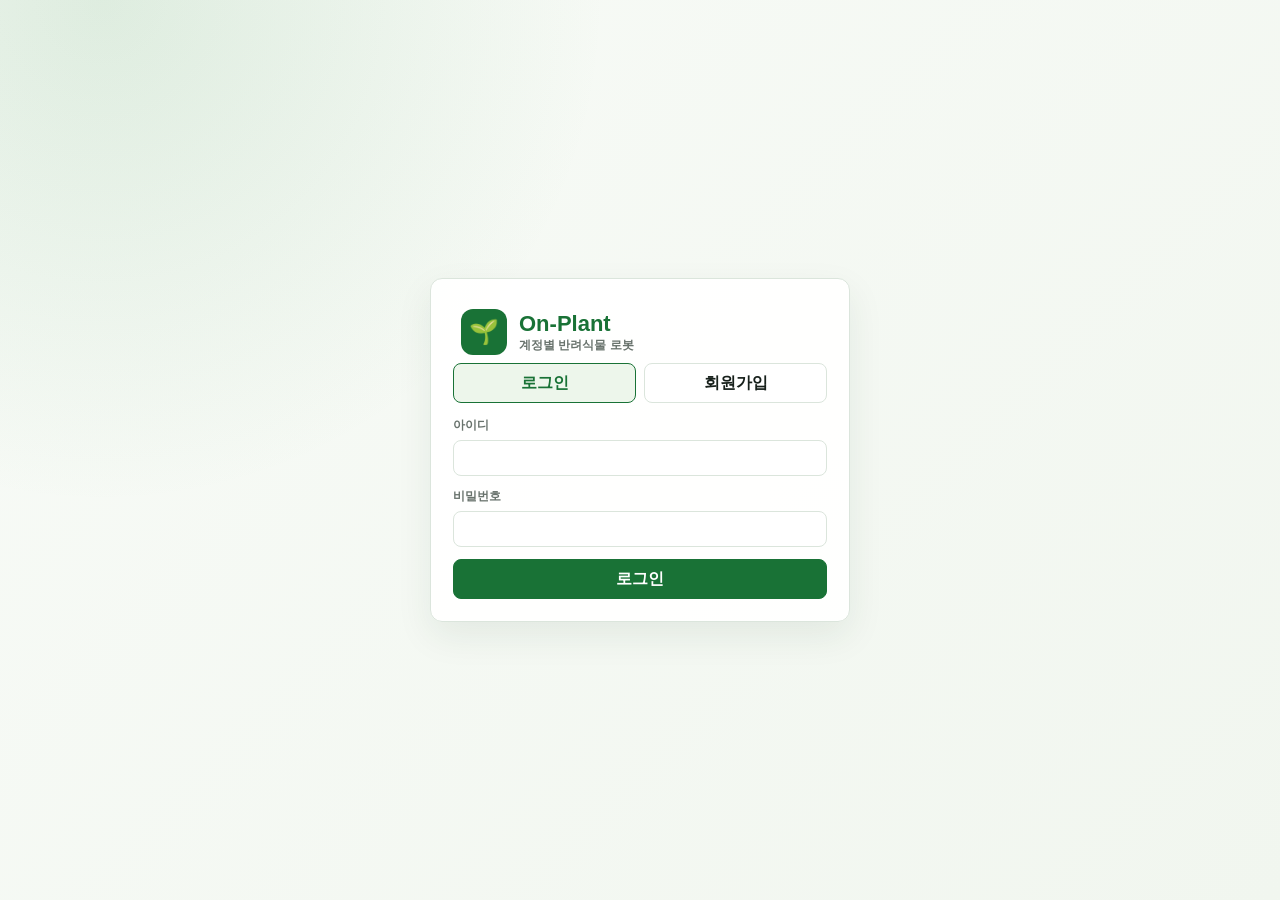
<file: static/index.html>
<!doctype html>
<html lang="ko">
<head>
  <meta charset="utf-8">
  <meta name="viewport" content="width=device-width, initial-scale=1">
  <title>On-Plant</title>
  <link rel="stylesheet" href="/static/styles.css?v=web21">
</head>
<body>
  <section class="login-screen" id="loginScreen">
    <div class="login-card">
      <div class="brand login-brand"><div class="brand-mark">🌱</div><div><div class="brand-title">On-Plant</div><div class="brand-sub">계정별 반려식물 로봇</div></div></div>
      <div class="login-tabs"><button class="login-tab active" id="loginTab">로그인</button><button class="login-tab" id="registerTab">회원가입</button></div>
      <div class="login-form">
        <label>아이디<input id="loginUsername" autocomplete="username"></label>
        <label>비밀번호<input id="loginPassword" type="password" autocomplete="current-password"></label>
        <label class="register-only hidden">표시 이름<input id="displayName" value="사용자"></label>
        <label class="register-only hidden">식물 이름<input id="registerPlantName" value="하월시아"></label>
        <button class="primary" id="loginSubmit">로그인</button>
      </div>
    </div>
  </section>

  <div class="app hidden" id="appRoot">
    <aside class="sidebar">
      <div class="brand"><div class="brand-mark">🌱</div><div><div class="brand-title">On-Plant</div><div class="brand-sub">Robot Plant Care</div></div></div>
      <nav class="nav" id="mainNav">
        <button class="nav-item active" data-view="dashboard"><span class="nav-icon">🏠</span><span class="nav-label">대시보드</span></button>
        <button class="nav-item" data-view="live"><span class="nav-icon">📡</span><span class="nav-label">실시간 화면</span></button>
        <button class="nav-item" data-view="history"><span class="nav-icon">📈</span><span class="nav-label">센서 기록</span></button>
        <button class="nav-item" data-view="move"><span class="nav-icon">🧭</span><span class="nav-label">실행 로그</span></button>
        <button class="nav-item" data-view="control"><span class="nav-icon">🎛</span><span class="nav-label">제어/설정</span></button>
        <button class="nav-item" data-view="board"><span class="nav-icon">💬</span><span class="nav-label">관리 게시판</span></button>
        <button class="nav-item admin-only hidden" data-view="kiosk"><span class="nav-icon">🖥</span><span class="nav-label">키오스크</span></button>
        <button class="nav-item admin-only hidden" data-href="/film-capture"><span class="nav-icon">▣</span><span class="nav-label">촬영용 화면</span></button>
        <button class="nav-item admin-only hidden" data-view="admin"><span class="nav-icon">🔗</span><span class="nav-label">계정/로봇</span></button>
      </nav>
      <div class="sidebar-foot"><div class="tiny-label">로그인 계정</div><strong id="currentUser">--</strong><button id="logoutButton" style="width:100%; margin-top:10px;">로그아웃</button></div>
    </aside>

    <main class="main">
      <header class="topbar"><div><h1 id="pageTitle">메인 대시보드</h1><p id="pageSub">하월시아 기준으로 식물 상태를 확인합니다.</p></div></header>

      <section class="view active" id="view-dashboard">
        <div class="plant-header"><div class="plant-avatar" id="plantAvatar"></div><div><div class="plant-title-line"><div class="plant-name" id="plantName">하월시아</div><button class="icon-edit" id="editPlantName" title="식물 이름과 사진 수정">✎</button></div><div class="robot-meta"><span class="muted" id="robotName">Raspbot A</span><span class="connection-pill offline" id="connectionPill">오프라인</span></div></div><div class="status-pill" id="statusPill">대기</div></div>
        <div class="dashboard-grid">
          <article class="panel summary-card"><h2>식물 상태 요약</h2><div class="status-line"><span class="face" id="statusEmoji">⏳</span><span>현재 상태 : <strong id="statusLevel">대기</strong></span></div><p id="statusMessage">아직 수신된 센서 데이터가 없습니다.</p></article>
          <article class="panel metric"><div class="metric-icon danger">🌡</div><div class="metric-title">온도</div><div class="metric-value"><span id="temperature">--</span>°C</div></article>
          <article class="panel metric"><div class="metric-icon water">💧</div><div class="metric-title">습도</div><div class="metric-value"><span id="humidity">--</span>%</div></article>
          <article class="panel recommend-card"><h2>관리 추천 메시지</h2><div class="recommend"><div class="bot-icon">🤖</div><div id="recommendation">라즈봇 센서 데이터가 들어오면 추천 메시지를 표시합니다.</div></div></article>
          <article class="panel metric"><div class="metric-icon sun">☀</div><div class="metric-title">조도</div><div class="metric-value"><span id="lux">--</span> lx</div></article>
          <article class="panel metric"><div class="metric-icon soil">🌱</div><div class="metric-title">토양수분</div><div class="metric-value"><span id="soil">--</span>%</div></article>
        </div>
        <div class="quick-grid single"><article class="panel plant-profile"><h2>식물 기준</h2><div class="info-list"><div><span>식물 종류</span><strong id="plantSpecies">하월시아</strong></div><div><span>일상 조도</span><strong id="dailyLuxRange">300~800 lux</strong></div><div><span>최적 탐색 조도</span><strong id="luxTarget">800~900 lux</strong></div><div><span>권장 온도</span><strong id="tempRange">18~28°C</strong></div><div><span>권장 습도</span><strong id="humidityRange">35~60%</strong></div><div><span>토양수분</span><strong id="soilRange">20~45%</strong></div></div><p class="profile-note hidden" id="plantNote"></p></article></div>
      </section>

      <section class="view" id="view-live">
        <div class="panel camera-panel"><div class="section-head"><h2>카메라 화면</h2><span class="pill" id="cameraState">카메라 대기</span></div><div class="video-box" id="videoBox"><img id="cameraImage" alt="로봇 USB 카메라 화면" class="camera-image hidden"><div id="cameraPlaceholder"><div class="video-icon">📷</div><div id="cameraText">카메라 스트리밍은 로봇 카메라 연결 후 표시됩니다.</div></div></div></div>
        <div class="panel lidar-panel"><div class="section-head"><h2>LiDAR 실시간 맵</h2><div class="lidar-meta"><span id="lidarState">대기</span><span id="lidarUpdated">--</span></div></div><div class="live-phase-card" id="lidarPhaseCard"><div><span class="tiny-label">현재 단계</span><strong id="phaseLabel">대기</strong></div><div><span class="tiny-label">탐색 최고점</span><strong id="phaseBest">--</strong></div><div><span class="tiny-label">현재 오차</span><strong id="phaseLux">--</strong></div><div><span class="tiny-label">복귀 진행</span><strong id="phaseReturn">--</strong></div><div><span class="tiny-label">2차 탐색</span><strong id="phaseSeek">--</strong></div></div><canvas id="lidarCanvas" width="900" height="520"></canvas><div class="lidar-legend"><span><i class="dot robot"></i>로봇</span><span><i class="dot point"></i>감지점</span><span><i class="dot danger"></i>전방 위험</span></div></div>
      </section>

      <section class="view" id="view-history"><div class="panel"><div class="section-head"><div><h2>센서 기록</h2><p class="muted section-note">센서값은 실시간으로 수신하고, 기록은 10분 간격과 주요 상태 변화 시 저장합니다.</p></div><button id="clearHistory">기록 삭제</button></div><canvas id="historyChart" width="1100" height="260"></canvas><div class="table-wrap"><table><thead><tr><th>기록 순번</th><th>시간</th><th>조도</th><th>온도</th><th>습도</th><th>토양수분</th></tr></thead><tbody id="historyRows"></tbody></table></div></div></section>

      <section class="view" id="view-move"><div class="panel"><div class="section-head"><h2>실행 로그</h2><span class="muted">입력 명령과 FSM 상태 변화를 시간순으로 확인합니다.</span></div><div id="moveRows" class="log-list move-list"></div></div></section>

      <section class="view" id="view-control"><div class="control-grid single-column">
        <article class="panel"><h2>사용자 설정</h2><p class="muted section-note">일상적으로 사용하는 출력과 지역 설정입니다.</p><div class="form-grid"><label>스피커 음량<input id="speakerVolume" type="range" min="0" max="100"><output id="speakerVolumeValue">60%</output></label><label>화면 밝기<input id="displayBrightness" type="range" min="0" max="100"><output id="displayBrightnessValue">80%</output></label><label>기본 지역<input id="defaultRegion" maxlength="80" value="진주"></label></div><button class="primary" id="saveConfig">설정 저장</button></article>
      </div></section>

      <section class="view" id="view-board"><div class="board-layout">
        <article class="panel board-menu"><h2>목차</h2><button class="category active" data-category="전체">전체</button><button class="category" data-category="공지">공지</button><button class="category" data-category="자유게시판">자유게시판</button></article>
        <article class="panel board-list" id="boardList"><div class="section-head"><h2>게시글</h2><button class="primary" id="newPostButton">글쓰기</button></div><div id="posts" class="posts title-only"></div></article>
        <article class="panel post-detail hidden" id="postDetail"><div class="section-head"><h2 id="postDetailTitle">게시글</h2><button id="postDetailClose">목록</button></div><div class="post-detail-meta" id="postDetailMeta"></div><div class="post-detail-body" id="postDetailBody"></div><div class="editor-actions"><button id="postEditButton">수정</button><button id="postDeleteButton">삭제</button></div></article>
        <article class="panel post-editor hidden" id="postEditor"><h2 id="postEditorTitle">글쓰기</h2><div class="post-form"><input id="editingPostId" type="hidden"><label>분류<select id="postCategory"><option selected>공지</option><option>자유게시판</option></select></label><label>제목<input id="postTitle" placeholder="제목"></label><label>내용<textarea id="postBody" placeholder="관리 방법, 점검 기록, 문제 해결 내용을 적어두세요."></textarea></label><div class="editor-actions"><button class="primary" id="postSubmit">저장</button><button id="postCancel">취소</button></div></div></article>
      </div></section>

      <section class="view" id="view-admin">
        <div class="admin-grid">
          <article class="panel">
            <h2>계정 목록</h2>
            <div id="adminUsers" class="log-list"></div>
          </article>
          <article class="panel">
            <h2>로봇 연동</h2>
            <div class="form-grid single">
              <label>사용자 아이디<input id="linkUsername" placeholder="demo"></label>
              <label>로봇 고유코드<input id="linkCode" placeholder="OP-0000-0000"></label>
              <label>또는 로봇 ID<input id="linkRobotId" placeholder="raspbot-a"></label>
            </div>
            <div class="admin-actions">
              <button class="primary" id="linkRobotButton">연동 변경</button>
              <button id="openKioskMode">키오스크 모드 열기</button>
            </div>
            <p class="profile-note">라즈봇이 부팅 시 고유코드를 보내면 관리자가 해당 코드를 계정에 연결하는 흐름입니다.</p>
          </article>
          <article class="panel admin-wide">
            <h2>탐색 설정</h2>
            <p class="muted section-note">주행과 생육 기준에 직접 영향을 주는 관리자 전용 설정입니다.</p>
            <div class="form-grid">
              <label>탐색 시간(초)<input id="adminExploreSeconds" type="number" min="5" max="600"></label>
              <label>일상 조도 최소<input id="adminDailyLuxMin" type="number" min="0" max="20000"></label>
              <label>일상 조도 최대<input id="adminDailyLuxMax" type="number" min="0" max="20000"></label>
              <label>최적 탐색 조도 최소<input id="adminSearchLuxMin" type="number" min="0" max="20000"></label>
              <label>최적 탐색 조도 최대<input id="adminSearchLuxMax" type="number" min="0" max="20000"></label>
              <label>조도 과다 기준<input id="adminExcessLux" type="number" min="0" max="20000"></label>
            </div>
            <button class="primary" id="saveAdminConfig">탐색 설정 저장</button>
          </article>
          <article class="panel admin-wide">
            <h2>로봇 명령</h2>
            <div class="drive-command-row">
              <button class="primary" id="startLightSearch">최적 조도 탐색 시작</button>
              <button id="showStatus">상태 확인</button>
              <button id="checkJinjuWeather">진주 날씨 확인</button>
              <button id="calibrate285">0 → 285 cm</button>
              <button id="calibrate325">0 → 325 cm</button>
              <button class="danger-button" id="stopRobot">정지</button>
            </div>
            <div class="chat-command"><label>텍스트 명령/대화<input id="chatCommandInput" placeholder="예: 오늘 상태 어때?"></label><button class="primary" id="sendChatCommand">전송</button></div>
            <div class="chat-reply hidden" id="chatReply"></div>
            <h2 class="sub-panel-title">명령 로그</h2><div id="commandRows" class="log-list"></div>
          </article>
        </div>
      </section>

      <section class="view" id="view-kiosk">
        <div class="kiosk-shell">
          <article class="panel kiosk-status-panel">
            <div class="section-head"><h2>실행 상태</h2><div class="kiosk-head-actions"><span class="pill" id="kioskUpdated">대기</span><button id="clearKioskLog">로그 초기화</button><button id="enterFullscreen">전체화면</button></div></div>
            <pre id="kioskStatusRows" class="kiosk-status">현재 상태: IDLE
최근 입력: 대기 중
현재 동작: STOP
현재 조도: --
목표 조도: --
최고 조도: --
현재 좌표: --
목표 좌표: --
실행 상태: 대기
남은 시간: --
장애물 상태: clear</pre>
          </article>
          <article class="panel kiosk-log-panel">
            <div class="section-head"><h2>실행 로그</h2><span class="muted">명령과 FSM 상태 변화</span></div>
            <pre id="kioskLogRows" class="kiosk-terminal">입력 대기 상태입니다.</pre>
          </article>
          <article class="panel kiosk-map-panel">
            <div class="section-head"><h2>LiDAR 실시간 맵</h2><span class="muted" id="kioskObstacle">장애물 대기</span></div>
            <canvas id="kioskLidarCanvas" width="720" height="760"></canvas>
            <div class="lidar-legend"><span><i class="dot robot"></i>로봇</span><span><i class="dot point"></i>감지점</span><span><i class="dot danger"></i>전방 위험</span></div>
          </article>
        </div>
      </section>
    </main>
  </div>

  <div class="modal-backdrop hidden" id="profileModal"><div class="modal"><div class="section-head"><h2>프로필 편집</h2><button id="profileCancel">닫기</button></div><div class="profile-edit"><div class="profile-preview" id="profilePreview"></div><div class="profile-fields"><label>식물 이름<input id="profilePlantName" maxlength="64"></label><label>프로필 사진<input id="profileImage" type="file" accept="image/*"></label><div class="editor-actions"><button class="primary" id="profileSave">저장</button><button id="profileImageClear">사진 제거</button></div></div></div></div></div>
  <div class="toast" id="toast">저장되었습니다.</div>
  <script src="/static/app.js?v=web21"></script>
</body>
</html>
</file>
<file: static/styles.css>
:root {
  color-scheme: light;
  --bg: #f5f8f3;
  --panel: #ffffff;
  --soft: #edf6eb;
  --ink: #17201b;
  --muted: #69736d;
  --line: #dbe5dc;
  --green: #197236;
  --green-2: #2f8c4a;
  --yellow: #f2a400;
  --blue: #2d9cdb;
  --soil: #8a572d;
  --danger: #bd4747;
  --shadow: 0 14px 36px rgba(28, 62, 38, 0.08);
}

* {
  box-sizing: border-box;
}

body {
  margin: 0;
  background:
    radial-gradient(circle at 8% 0%, rgba(67, 151, 82, 0.14), transparent 34%),
    linear-gradient(135deg, #f8fbf7, #f1f6ef);
  color: var(--ink);
  font-family: Arial, Helvetica, sans-serif;
}

.hidden {
  display: none !important;
}

button,
input,
textarea,
select {
  font: inherit;
}

button {
  min-height: 40px;
  border: 1px solid var(--line);
  border-radius: 8px;
  background: #fff;
  color: var(--ink);
  padding: 0 14px;
  font-weight: 800;
  cursor: pointer;
}

button.primary {
  border-color: var(--green);
  background: var(--green);
  color: #fff;
}

input,
textarea,
select {
  width: 100%;
  border: 1px solid var(--line);
  border-radius: 8px;
  background: #fff;
  color: var(--ink);
  padding: 10px 12px;
  outline-color: var(--green);
}

input[type="range"] {
  padding: 0;
}

textarea {
  min-height: 122px;
  resize: vertical;
}

h1,
h2,
p {
  margin-top: 0;
}

.login-screen {
  min-height: 100vh;
  display: grid;
  place-items: center;
  padding: 24px;
}

.login-card {
  width: min(420px, 100%);
  border: 1px solid var(--line);
  border-radius: 12px;
  background: rgba(255, 255, 255, 0.96);
  box-shadow: var(--shadow);
  padding: 22px;
}

.login-brand {
  padding: 0 0 18px;
}

.login-tabs {
  display: grid;
  grid-template-columns: 1fr 1fr;
  gap: 8px;
  margin-bottom: 14px;
}

.login-tab.active {
  border-color: var(--green);
  background: var(--soft);
  color: var(--green);
}

.login-form {
  display: grid;
  gap: 12px;
}

.login-help {
  margin: 14px 0 0;
  color: var(--muted);
  font-size: 13px;
  font-weight: 800;
}

.app {
  min-height: 100vh;
  display: grid;
  grid-template-columns: 244px minmax(0, 1fr);
}

.sidebar {
  position: sticky;
  top: 0;
  height: 100vh;
  padding: 18px 14px;
  border-right: 1px solid var(--line);
  background: rgba(255, 255, 255, 0.92);
  display: flex;
  flex-direction: column;
  gap: 18px;
}

.brand {
  display: flex;
  align-items: center;
  gap: 12px;
  padding: 8px;
}

.brand-mark {
  width: 46px;
  height: 46px;
  border-radius: 12px;
  background: var(--green);
  color: #fff;
  display: grid;
  place-items: center;
  font-size: 24px;
}

.brand-title {
  color: var(--green);
  font-size: 22px;
  font-weight: 900;
}

.brand-sub {
  color: var(--muted);
  font-size: 12px;
  font-weight: 800;
}

.nav {
  display: grid;
  gap: 8px;
}

.nav-item {
  width: 100%;
  display: grid;
  grid-template-columns: 34px minmax(0, 1fr);
  align-items: center;
  justify-content: flex-start;
  text-align: left;
  background: transparent;
}

.nav-icon {
  width: 24px;
  display: inline-grid;
  place-items: center;
  line-height: 1;
  text-align: center;
}

.nav-label {
  min-width: 0;
}

.nav-item.active {
  border-color: #bcd7c0;
  background: var(--soft);
  color: var(--green);
}

.sidebar-foot {
  margin-top: auto;
  padding: 12px;
  border: 1px solid var(--line);
  border-radius: 10px;
  background: #fbfdfb;
}

.tiny-label {
  color: var(--muted);
  font-size: 12px;
  font-weight: 900;
  margin-bottom: 8px;
}

.main {
  width: min(1180px, calc(100% - 28px));
  margin: 0 auto;
  padding: 18px 0 36px;
}

.topbar {
  min-height: 92px;
  display: flex;
  justify-content: space-between;
  align-items: center;
  gap: 16px;
}

.topbar h1 {
  margin-bottom: 8px;
  font-size: 29px;
  letter-spacing: 0;
}

.topbar p {
  margin-bottom: 0;
  color: var(--muted);
  font-weight: 700;
}

.top-actions {
  display: flex;
  gap: 8px;
  flex-wrap: wrap;
  justify-content: flex-end;
}

.view {
  display: none;
}

.view.active {
  display: block;
}

.panel,
.plant-header {
  border: 1px solid var(--line);
  border-radius: 10px;
  background: rgba(255, 255, 255, 0.96);
  box-shadow: var(--shadow);
}

.panel {
  padding: 18px;
}

.panel h2 {
  color: var(--green);
  margin-bottom: 16px;
  font-size: 20px;
  letter-spacing: 0;
}

.plant-header {
  min-height: 86px;
  display: flex;
  align-items: center;
  gap: 14px;
  padding: 16px 18px;
  background: linear-gradient(90deg, #edf7eb, #fbfdfb);
}

.plant-avatar {
  width: 54px;
  height: 54px;
  border-radius: 50%;
  border: 1px solid #c5d7c7;
  background:
    radial-gradient(circle at 34px 16px, #77c969 0 8px, transparent 9px),
    radial-gradient(circle at 18px 31px, #3e914b 0 11px, transparent 12px),
    radial-gradient(circle at 30px 36px, #245e31 0 12px, transparent 13px),
    #d8e6d5;
  background-size: cover;
  background-position: center;
}

.plant-avatar.has-image {
  background-color: #fff;
  background-repeat: no-repeat;
}

.plant-name {
  color: var(--green);
  font-size: 24px;
  font-weight: 900;
}

.plant-title-line {
  display: flex;
  align-items: center;
  gap: 8px;
}

.icon-edit {
  width: 34px;
  min-height: 34px;
  padding: 0;
  border-radius: 50%;
  color: var(--green);
  background: #f7fbf6;
}

.muted {
  color: var(--muted);
  font-weight: 700;
}

.status-pill {
  margin-left: auto;
  min-width: 78px;
  min-height: 34px;
  display: grid;
  place-items: center;
  border-radius: 999px;
  background: #eef2ee;
  color: var(--muted);
  font-weight: 900;
}

.status-pill.good {
  background: #e5f6e8;
  color: var(--green);
}

.status-pill.warn {
  background: #fff5d8;
  color: #8a6400;
}

.dashboard-grid {
  display: grid;
  grid-template-columns: 1.12fr 0.84fr 0.84fr;
  gap: 14px;
  margin-top: 14px;
}

.summary-card,
.recommend-card {
  min-height: 162px;
}

.status-line {
  display: flex;
  align-items: center;
  gap: 14px;
  font-size: 18px;
}

.face {
  width: 46px;
  height: 46px;
  display: grid;
  place-items: center;
  border-radius: 50%;
  background: #89d918;
  font-size: 25px;
}

.summary-card p {
  margin: 16px 0 0 60px;
  line-height: 1.7;
  font-weight: 700;
}

.recommend {
  display: grid;
  grid-template-columns: 54px 1fr;
  align-items: center;
  gap: 14px;
  line-height: 1.7;
  font-weight: 800;
}

.bot-icon {
  width: 54px;
  height: 54px;
  border: 1px solid var(--line);
  border-radius: 12px;
  background: #f2f5f4;
  display: grid;
  place-items: center;
  font-size: 30px;
}

.metric {
  display: flex;
  min-height: 162px;
  flex-direction: column;
  align-items: center;
  justify-content: center;
  text-align: center;
  gap: 10px;
}

.metric-icon {
  width: 50px;
  height: 50px;
  display: grid;
  place-items: center;
  border: 1px solid var(--line);
  border-radius: 12px;
  font-size: 30px;
}

.metric-icon.danger {
  color: var(--danger);
}

.metric-icon.water {
  color: var(--blue);
}

.metric-icon.sun {
  color: var(--yellow);
}

.metric-icon.soil {
  color: var(--soil);
}

.metric-title {
  font-size: 17px;
  font-weight: 900;
}

.metric-value {
  font-size: 31px;
  line-height: 1;
  font-weight: 500;
}

.range {
  font-size: 14px;
  font-weight: 700;
}

.quick-grid,
.control-grid,
.board-grid,
.robot-grid {
  display: grid;
  grid-template-columns: 1fr 1fr;
  gap: 14px;
  margin-top: 14px;
}

.quick-grid.single {
  grid-template-columns: 1fr;
}

.control-grid.single-column {
  grid-template-columns: minmax(0, 760px);
}

.info-list {
  display: grid;
  gap: 10px;
}

.info-list > div {
  display: flex;
  justify-content: space-between;
  gap: 12px;
  padding: 9px 0;
  border-bottom: 1px solid #edf1ee;
}

.info-list > div:last-child {
  border-bottom: 0;
}

.info-list span {
  color: var(--muted);
  font-weight: 900;
}

.button-grid {
  display: grid;
  grid-template-columns: repeat(2, minmax(0, 1fr));
  gap: 10px;
}

.section-head {
  display: flex;
  justify-content: space-between;
  align-items: center;
  gap: 12px;
  margin-bottom: 10px;
}

.section-head h2 {
  margin-bottom: 0;
}

.video-box {
  min-height: 480px;
  border: 1px solid var(--line);
  border-radius: 8px;
  background:
    linear-gradient(135deg, rgba(25, 114, 54, 0.12), rgba(45, 156, 219, 0.14)),
    repeating-linear-gradient(90deg, #f9fbfa 0 14px, #f0f6f1 14px 28px);
  display: grid;
  place-items: center;
  text-align: center;
  color: var(--green);
  font-size: 20px;
  font-weight: 900;
  overflow: hidden;
}

.video-box img {
  width: 100%;
  height: 100%;
  object-fit: contain;
  background: #111;
}

.video-icon {
  font-size: 54px;
  margin-bottom: 10px;
}

canvas {
  width: 100%;
  height: 260px;
  max-width: 100%;
  display: block;
  border: 1px solid var(--line);
  border-radius: 8px;
  background: #fff;
}

.table-wrap {
  margin-top: 14px;
  overflow-x: auto;
}

table {
  width: 100%;
  border-collapse: collapse;
  font-size: 13px;
}

th,
td {
  padding: 10px 12px;
  border-bottom: 1px solid var(--line);
  white-space: nowrap;
  text-align: left;
}

th {
  color: var(--muted);
  background: #fbfdfb;
  font-size: 12px;
  text-transform: uppercase;
}

.form-grid {
  display: grid;
  grid-template-columns: 1fr 1fr;
  gap: 12px;
  margin-bottom: 14px;
}

.form-grid.single {
  grid-template-columns: 1fr;
}

label {
  color: var(--muted);
  font-size: 12px;
  font-weight: 900;
}

label output {
  display: inline-block;
  min-width: 44px;
  margin-left: 8px;
  color: var(--green);
  font-size: 13px;
}

label > input,
label > select {
  margin-top: 6px;
}

.wide {
  grid-column: 1 / -1;
}

.log-list,
.posts,
.robot-cards {
  display: grid;
  gap: 10px;
  max-height: 420px;
  overflow: auto;
}

.log-item,
.post,
.robot-card {
  border: 1px solid var(--line);
  border-radius: 8px;
  background: #fbfdfb;
  padding: 12px;
}

.post-card {
  cursor: pointer;
  transition: border-color 140ms ease, transform 140ms ease;
}

.post-card:hover,
.post-card:focus {
  border-color: var(--green);
  transform: translateY(-1px);
  outline: none;
}

.post-title,
.robot-card strong {
  display: block;
  margin-bottom: 6px;
  color: var(--ink);
  font-weight: 900;
}

.post-body {
  color: #303b35;
  line-height: 1.6;
}

.meta {
  margin-top: 8px;
  color: var(--muted);
  font-size: 12px;
  font-weight: 800;
}

.post-form {
  display: grid;
  gap: 10px;
}

.board-layout {
  display: grid;
  grid-template-columns: 190px minmax(0, 1fr);
  gap: 14px;
}

.board-menu {
  align-self: start;
  display: grid;
  gap: 8px;
}

.category {
  width: 100%;
  text-align: left;
}

.category.active {
  border-color: var(--green);
  background: var(--soft);
  color: var(--green);
}

.post-editor {
  grid-column: 2;
}

.post-top {
  display: flex;
  align-items: center;
  justify-content: space-between;
  gap: 10px;
  margin-bottom: 8px;
}

.category-badge {
  display: inline-flex;
  align-items: center;
  min-height: 24px;
  border-radius: 999px;
  background: var(--soft);
  color: var(--green);
  padding: 0 9px;
  font-size: 12px;
  font-weight: 900;
}

.post-edit {
  min-height: 30px;
  padding: 0 10px;
  font-size: 12px;
}

.post-open {
  color: var(--green);
  font-size: 12px;
  font-weight: 900;
}

.post-detail {
  grid-column: 2;
}

.post-detail-meta {
  margin-bottom: 14px;
  color: var(--muted);
  font-size: 13px;
  font-weight: 800;
}

.post-detail-body {
  white-space: pre-wrap;
  line-height: 1.75;
  font-size: 15px;
}

.editor-actions {
  display: flex;
  gap: 8px;
  justify-content: flex-end;
}

.modal-backdrop {
  position: fixed;
  inset: 0;
  z-index: 50;
  display: grid;
  place-items: center;
  background: rgba(18, 28, 22, 0.38);
  padding: 18px;
}

.modal {
  width: min(560px, 100%);
  border: 1px solid var(--line);
  border-radius: 12px;
  background: #fff;
  box-shadow: 0 24px 60px rgba(12, 28, 18, 0.22);
  padding: 18px;
}

.profile-edit {
  display: grid;
  grid-template-columns: 126px 1fr;
  gap: 18px;
  align-items: start;
}

.profile-preview {
  width: 126px;
  height: 126px;
  border: 1px solid var(--line);
  border-radius: 14px;
  background:
    radial-gradient(circle at 78px 38px, #77c969 0 18px, transparent 19px),
    radial-gradient(circle at 42px 72px, #3e914b 0 24px, transparent 25px),
    radial-gradient(circle at 74px 78px, #245e31 0 26px, transparent 27px),
    #d8e6d5;
  background-size: cover;
  background-position: center;
}

.profile-preview.has-image {
  background-color: #fff;
  background-repeat: no-repeat;
}

.profile-fields {
  display: grid;
  gap: 12px;
}

.toast {
  position: fixed;
  right: 18px;
  bottom: 18px;
  border-radius: 8px;
  background: #17201b;
  color: #fff;
  padding: 12px 14px;
  opacity: 0;
  transform: translateY(10px);
  pointer-events: none;
  transition: opacity 160ms ease, transform 160ms ease;
  font-weight: 900;
}

.toast.show {
  opacity: 1;
  transform: translateY(0);
}

.lidar-panel {
  margin-top: 14px;
}

.lidar-meta {
  display: flex;
  gap: 8px;
  flex-wrap: wrap;
  justify-content: flex-end;
  color: var(--muted);
  font-size: 13px;
  font-weight: 900;
}

.live-phase-card {
  display: grid;
  grid-template-columns: repeat(5, minmax(0, 1fr));
  gap: 8px;
  margin: 10px 0;
}

.live-phase-card > div {
  min-height: 72px;
  border: 1px solid var(--line);
  border-radius: 8px;
  background: #fbfdfb;
  padding: 10px;
  display: grid;
  align-content: center;
  gap: 5px;
}

.live-phase-card strong {
  min-width: 0;
  color: var(--ink);
  font-size: 15px;
  line-height: 1.25;
  word-break: keep-all;
}

#lidarCanvas {
  width: 100%;
  height: min(56vw, 520px);
  min-height: 320px;
  display: block;
  border: 1px solid var(--line);
  border-radius: 8px;
  background: #fbfdfb;
}

.lidar-legend {
  display: flex;
  gap: 14px;
  flex-wrap: wrap;
  margin-top: 10px;
  color: var(--muted);
  font-size: 13px;
  font-weight: 900;
}

.dot {
  width: 10px;
  height: 10px;
  display: inline-block;
  border-radius: 50%;
  margin-right: 6px;
  vertical-align: middle;
}

.dot.robot {
  background: var(--green);
}

.dot.point {
  background: var(--blue);
}

.dot.danger {
  background: var(--danger);
}

@media (max-width: 1020px) {
  .app {
    grid-template-columns: 1fr;
  }

  .sidebar {
    position: static;
    height: auto;
    border-right: 0;
    border-bottom: 1px solid var(--line);
  }

  .nav {
    grid-template-columns: repeat(3, minmax(0, 1fr));
  }

  .sidebar-foot {
    display: none;
  }

  .dashboard-grid,
  .quick-grid,
  .control-grid,
  .board-grid,
  .robot-grid,
  .board-layout {
    grid-template-columns: 1fr;
  }

  .live-phase-card {
    grid-template-columns: repeat(2, minmax(0, 1fr));
  }

  .post-editor {
    grid-column: auto;
  }

  .post-detail {
    grid-column: auto;
  }
}

@media (max-width: 620px) {
  body {
    overflow-x: hidden;
  }

  .login-screen {
    padding: 12px;
  }

  .app {
    width: 100%;
  }

  .sidebar {
    padding: 10px;
    gap: 10px;
  }

  .brand {
    padding: 4px;
  }

  .brand-mark {
    width: 38px;
    height: 38px;
    border-radius: 10px;
    font-size: 20px;
  }

  .brand-title {
    font-size: 18px;
  }

  .brand-sub {
    font-size: 10px;
  }

  .main {
    width: min(100% - 14px, 1180px);
    padding-top: 10px;
  }

  .topbar h1 {
    font-size: 28px;
  }

  .topbar,
  .plant-header {
    align-items: flex-start;
    flex-direction: column;
  }

  .top-actions,
  .top-actions button {
    width: 100%;
  }

  .nav {
    grid-template-columns: 1fr 1fr;
    gap: 6px;
  }

  .nav-item {
    min-height: 44px;
    grid-template-columns: 28px minmax(0, 1fr);
    padding: 0 10px;
  }

  .form-grid,
  .button-grid,
  .profile-edit {
    grid-template-columns: 1fr;
  }

  .status-pill {
    margin-left: 0;
  }

  .summary-card p {
    margin-left: 0;
  }

  .live-phase-card {
    grid-template-columns: 1fr;
  }

  .panel {
    padding: 16px;
  }

  .metric-value {
    font-size: 34px;
  }

  .drive-command-row,
  .chat-command {
    grid-template-columns: 1fr;
  }

  .board-layout {
    gap: 10px;
  }

  .video-box {
    min-height: 220px;
  }

  #lidarCanvas {
    min-height: 260px;
    height: 72vw;
  }
}


.top-actions { display: none; }
.pill { display: inline-flex; align-items: center; min-height: 28px; border-radius: 999px; background: var(--soft); color: var(--green); padding: 0 10px; font-size: 12px; font-weight: 900; }
.profile-note { margin: 14px 0 0; color: var(--muted); font-weight: 800; line-height: 1.6; }
.camera-on { background: #101512; color: #dff1dd; }
.camera-on::before { content: ""; width: min(78%, 680px); aspect-ratio: 16 / 9; border: 1px solid rgba(255,255,255,.28); border-radius: 8px; background: linear-gradient(135deg, rgba(45,156,219,.24), rgba(25,114,54,.28)); position: absolute; }
.video-box { position: relative; }
.video-box > div { position: relative; z-index: 1; }
.camera-image {
  position: absolute;
  inset: 0;
  width: 100%;
  height: 100%;
  object-fit: contain;
  z-index: 2;
  background: #101512;
}
.control-grid, .admin-grid { align-items: start; }
.admin-grid { display: grid; grid-template-columns: 1fr 1fr; gap: 14px; }
.admin-wide { grid-column: 1 / -1; }
.admin-actions { display: grid; grid-template-columns: 1fr 1fr; gap: 8px; }
.kiosk-head-actions { display: flex; align-items: center; justify-content: flex-end; flex-wrap: wrap; gap: 8px; }
.kiosk-head-actions button { min-height: 32px; padding: 0 10px; font-size: 12px; }
.remote-row { display: grid; grid-template-columns: repeat(3, minmax(0, 1fr)); gap: 8px; margin-bottom: 12px; }
.drive-command-row { display: grid; grid-template-columns: repeat(3, minmax(0, 1fr)); gap: 10px; margin-bottom: 12px; }
.chat-command { display: grid; grid-template-columns: minmax(0, 1fr) auto; align-items: end; gap: 10px; margin: 14px 0 12px; }
.chat-reply { border: 1px solid var(--line); border-radius: 8px; background: #fbfdfb; color: var(--ink); padding: 12px 14px; font-weight: 800; line-height: 1.55; margin-bottom: 12px; }
.danger-button { border-color: var(--danger); background: var(--danger); color: #fff; }
.sub-panel-title { margin-top: 18px; padding-top: 16px; border-top: 1px solid var(--line); }
.title-only .post-body, .title-only .post-open { display: none; }
.post.compact { padding: 14px 16px; }
.move-list .log-item strong { color: var(--green); }
.move-list .log-item.input strong { color: #0b5cad; }
.move-list .log-item.fsm strong { color: var(--green); }
@media (max-width: 1020px) {
  .admin-grid { grid-template-columns: 1fr; }
  .drive-command-row { grid-template-columns: repeat(2, minmax(0, 1fr)); }
}

@media (max-width: 620px) {
  .drive-command-row { grid-template-columns: 1fr; }
}

.robot-meta {
  display: flex;
  align-items: center;
  flex-wrap: wrap;
  gap: 8px;
}

.connection-pill {
  display: inline-flex;
  align-items: center;
  min-height: 24px;
  padding: 0 9px;
  border-radius: 999px;
  font-size: 11px;
  font-weight: 900;
}

.connection-pill.online {
  color: #12632d;
  background: #e2f3e5;
}

.connection-pill.offline,
.status-pill.offline {
  color: #7c2f2f;
  background: #f8e2e2;
}

.section-note {
  margin: 4px 0 0;
  font-size: 12px;
}

.kiosk-shell {
  width: min(720px, 100%);
  height: calc(100vh - 124px);
  min-height: 760px;
  margin: 0 auto;
  display: grid;
  grid-template-rows: auto minmax(280px, 0.45fr) minmax(480px, 0.55fr);
  gap: 14px;
}

.kiosk-status-panel,
.kiosk-log-panel,
.kiosk-map-panel {
  min-height: 0;
  display: flex;
  flex-direction: column;
}

.kiosk-status {
  min-height: 0;
  flex: 0 0 auto;
  overflow: visible;
  border-left: 4px solid var(--green);
  background: #f6faf6;
  color: var(--ink);
  padding: 12px 16px;
  margin: 0;
  white-space: pre-wrap;
  font-family: Consolas, "Courier New", monospace;
  font-size: 14px;
  line-height: 1.35;
  font-weight: 800;
}

.kiosk-terminal {
  min-height: 0;
  flex: 1;
  overflow: auto;
  border: 1px solid var(--line);
  border-radius: 8px;
  background: #101512;
  color: #dff1dd;
  padding: 14px 16px;
  margin: 0;
  white-space: pre-wrap;
  word-break: keep-all;
  font-family: Consolas, "Courier New", monospace;
  font-size: 15px;
  line-height: 1.55;
  font-weight: 800;
}

#kioskLidarCanvas {
  flex: 1;
  height: auto;
  min-height: 420px;
}

.kiosk-fullscreen .app {
  grid-template-columns: 1fr;
}

.kiosk-fullscreen .sidebar,
.kiosk-fullscreen .topbar {
  display: none;
}

.kiosk-fullscreen .main {
  width: 100%;
  height: 100vh;
  padding: 10px;
}

.kiosk-fullscreen .kiosk-shell {
  height: calc(100vh - 20px);
  min-height: 0;
  grid-template-rows: auto minmax(320px, 0.48fr) minmax(520px, 0.52fr);
}

.kiosk-fullscreen .kiosk-status {
  column-count: 2;
  column-gap: 28px;
}

@media (max-width: 820px) {
  .kiosk-shell {
    height: auto;
    min-height: 0;
    grid-template-rows: auto auto auto;
  }

  #kioskLidarCanvas {
    min-height: 420px;
  }
}

@media (max-width: 620px) {
  .kiosk-status,
  .kiosk-terminal {
    font-size: 13px;
  }

  #kioskLidarCanvas {
    min-height: 360px;
  }
}


.display-auto-note {
  min-height: 66px;
  border: 1px solid var(--line);
  border-radius: 8px;
  background: #fbfdfb;
  padding: 10px 12px;
  display: grid;
  align-content: center;
  gap: 4px;
}

.display-auto-note strong {
  color: var(--green);
  font-size: 14px;
  font-weight: 900;
}

.display-auto-note span {
  color: var(--muted);
  font-size: 12px;
  font-weight: 800;
  line-height: 1.45;
}
</file>
